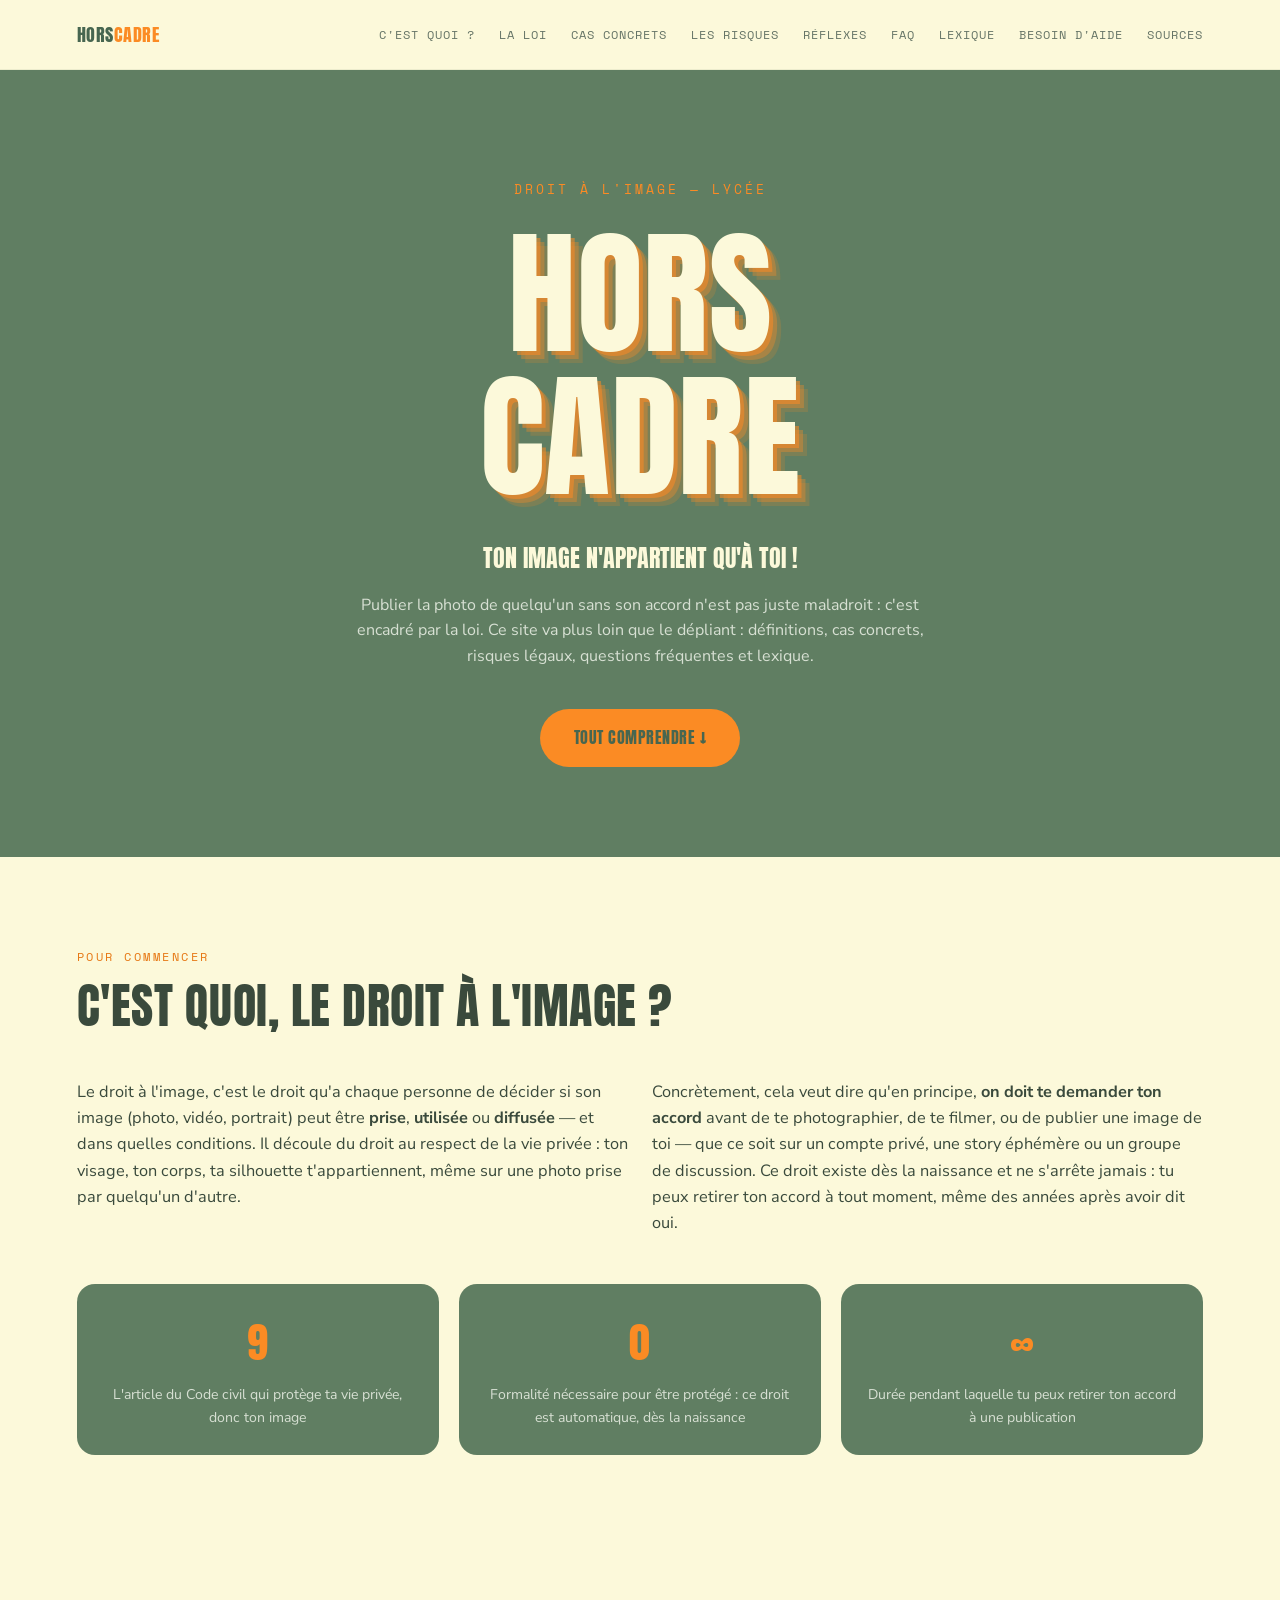
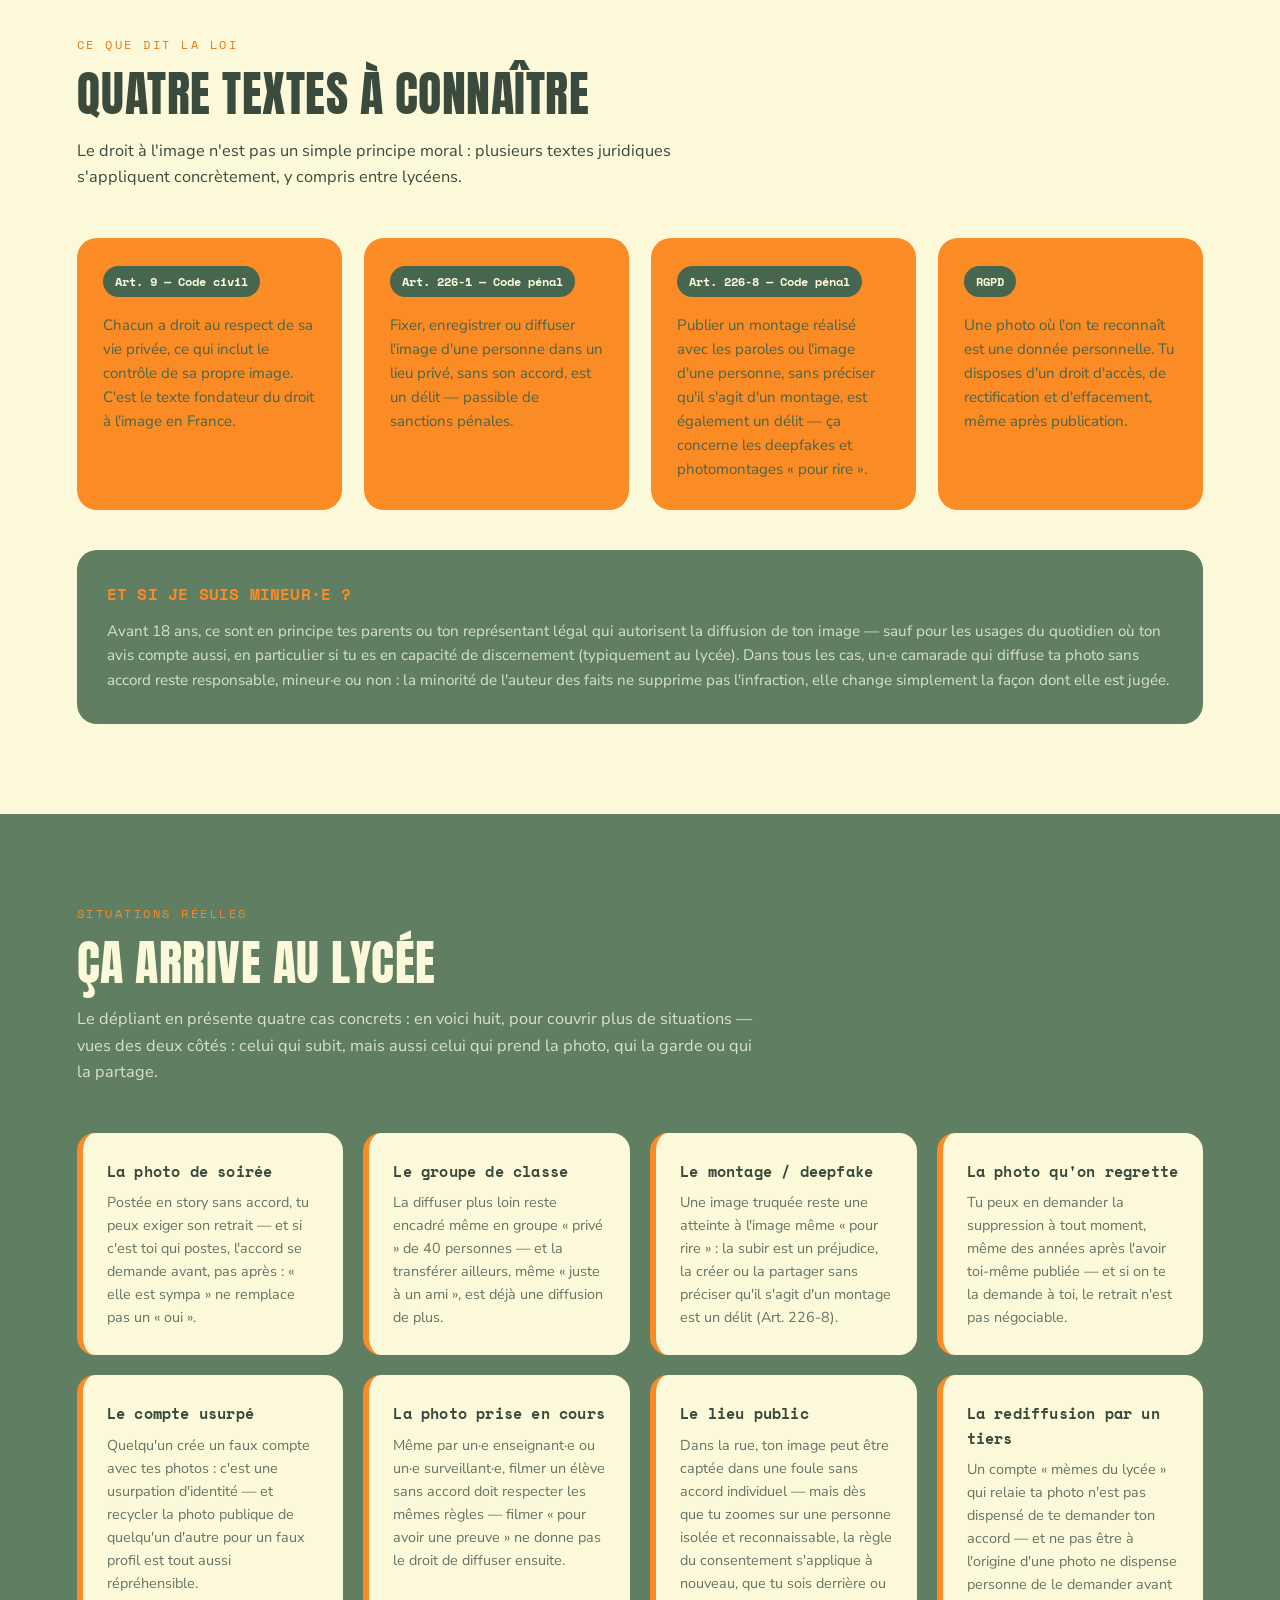
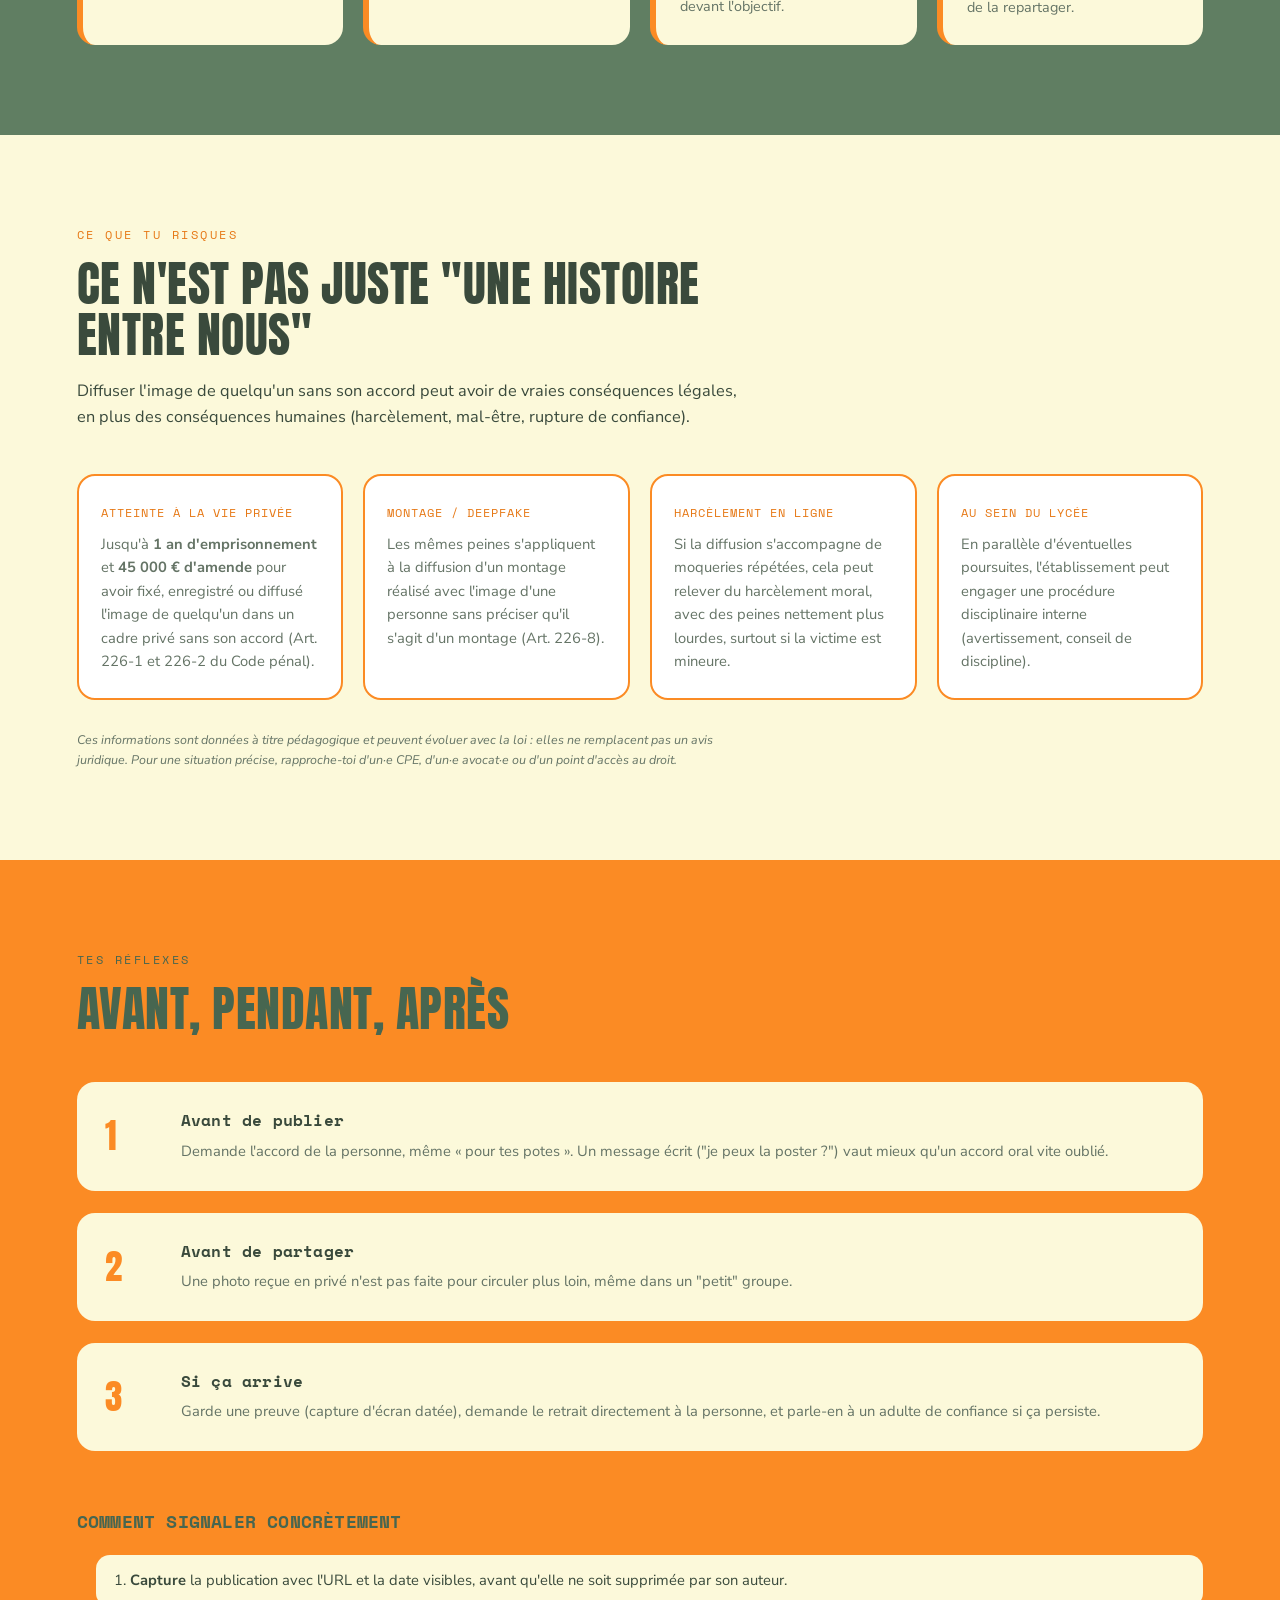
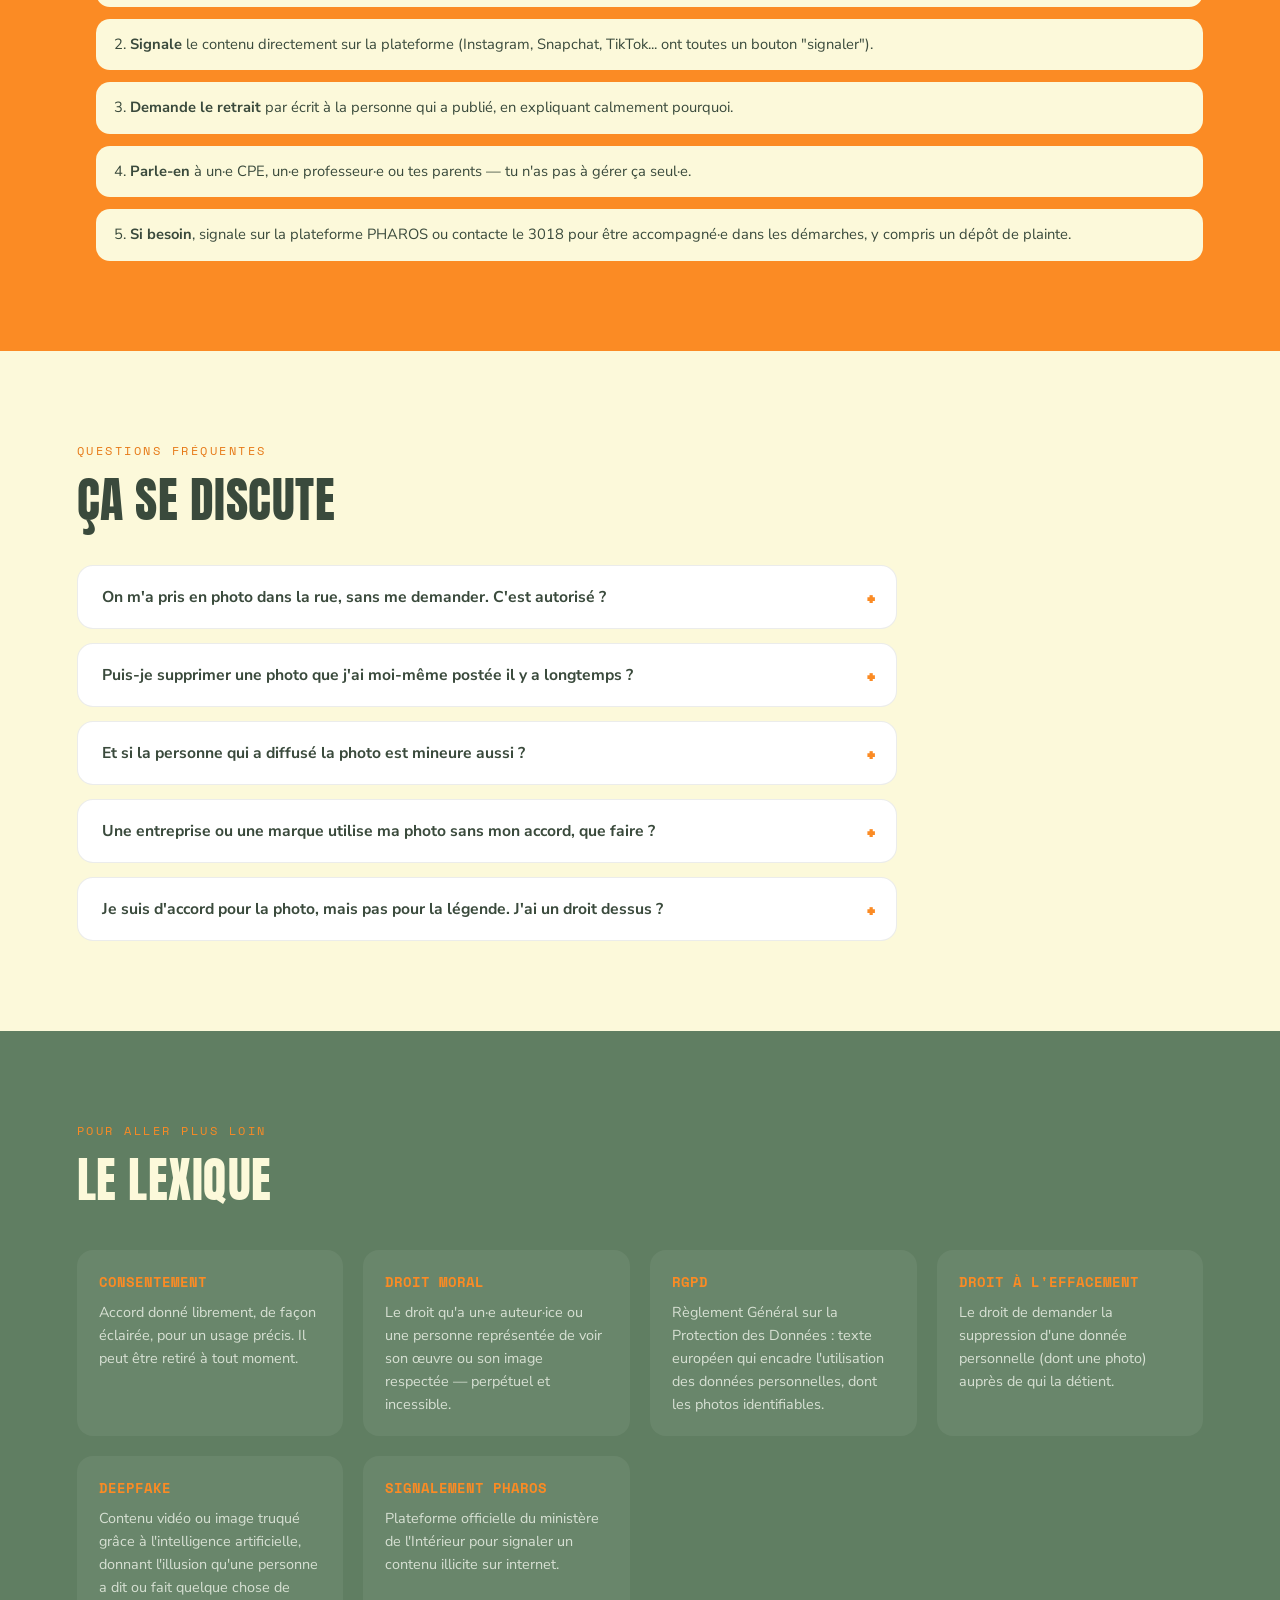
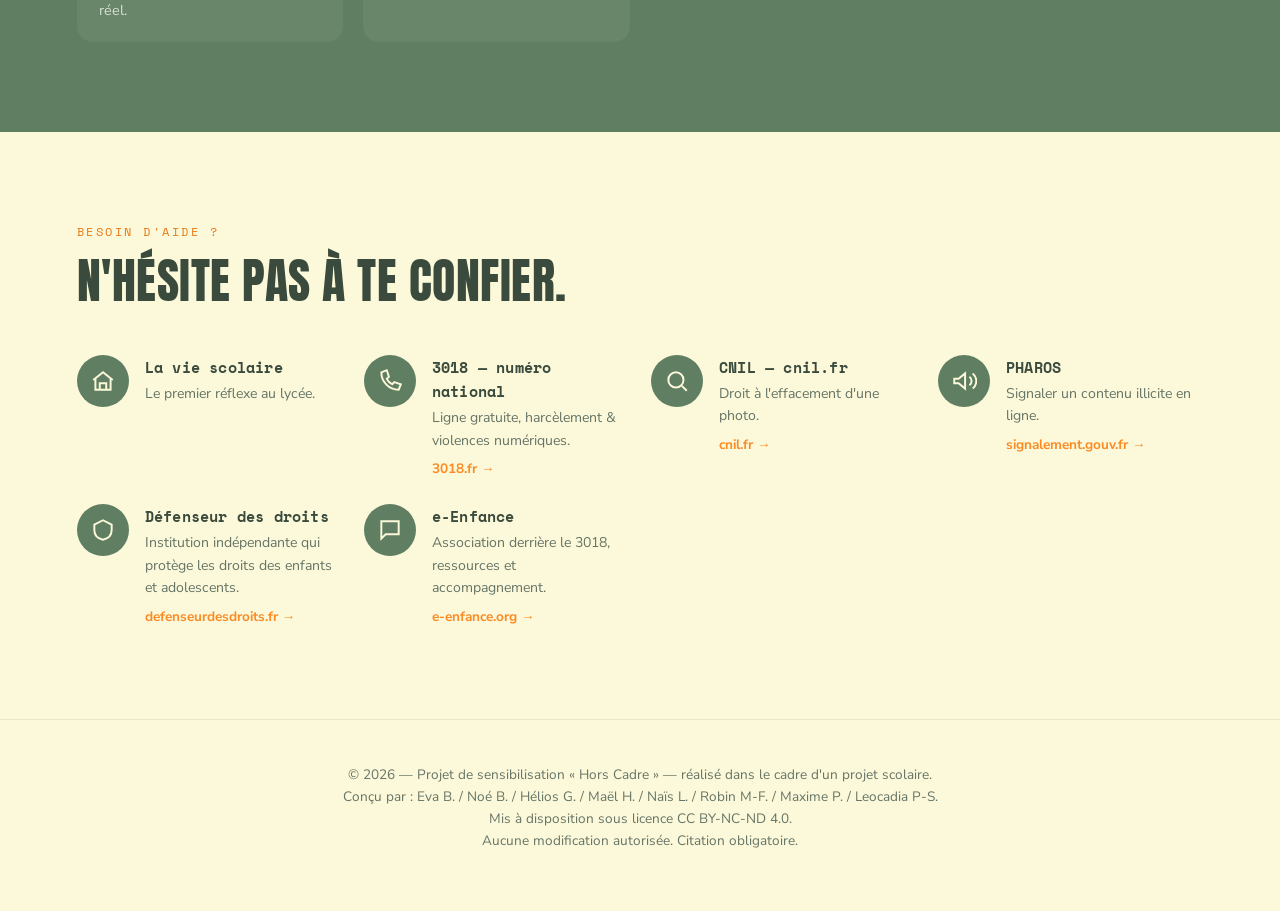
<file: index.html>
<!DOCTYPE html>
<html lang="fr">

<head>
  <meta charset="UTF-8">
  <meta name="viewport" content="width=device-width, initial-scale=1.0">
  <meta name="google-site-verification" content="y16jGZ6eWYLC038itnpZM6-YCQvsMRSXyfmIJCSb5jo" />
  <title>Hors Cadre — Le droit à l'image au lycée</title>

  <!-- FAVICON -->
  <link rel="icon" type="image/png" href="images/favicon-96x96.png" sizes="96x96" />
  <link rel="icon" type="image/svg+xml" href="images/favicon.svg" />
  <link rel="shortcut icon" href="images/favicon.ico" />
  <link rel="apple-touch-icon" sizes="180x180" href="images/apple-touch-icon.png" />
  <link rel="manifest" href="images/site.webmanifest" />

  <!-- STYLE -->
  <link rel="preconnect" href="https://fonts.googleapis.com">
  <link href="https://fonts.googleapis.com/css2?family=Anton&family=Nunito+Sans:opsz,wght@6..12,400;6..12,600;6..12,700&family=Space+Mono:wght@400;700&display=swap" rel="stylesheet">
  <link rel="stylesheet" href="style.css">
</head>

<body>

<header>
  <a href="#top" class="logo"><div>HORS<span>CADRE</span></div></a>
  <button class="nav-toggle" id="navToggle" aria-label="Ouvrir le menu" aria-expanded="false">
    <span></span><span></span><span></span>
  </button>
  <nav id="mainNav">
    <a href="#definition">C'est quoi ?</a>
    <a href="#loi">La loi</a>
    <a href="#cas">Cas concrets</a>
    <a href="#risques">Les risques</a>
    <a href="#reflexes">Réflexes</a>
    <a href="#faq">FAQ</a>
    <a href="#lexique">Lexique</a>
    <a href="#aide">Besoin d'aide</a>
    <a href="sources.html">Sources</a>
  </nav>
</header>

<div class="hero" id="top">
  <div class="eyebrow">Droit à l'image — Lycée</div>
  <h1>Hors<br>Cadre</h1>
  <p class="tagline">Ton image n'appartient qu'à toi !</p>
  <p class="sub">Publier la photo de quelqu'un sans son accord n'est pas juste maladroit : c'est encadré par la loi. Ce site va plus loin que le dépliant : définitions, cas concrets, risques légaux, questions fréquentes et lexique.</p>
  <a class="cta" href="#definition">Tout comprendre ↓</a>
</div>

<section class="sec-def" id="definition">
  <div class="inner">
    <div class="eyebrow">Pour commencer</div>
    <h2>C'est quoi, le droit à l'image ?</h2>
    <div class="def-grid">
      <p class="lead">Le droit à l'image, c'est le droit qu'a chaque personne de décider si son image (photo, vidéo, portrait) peut être <strong>prise</strong>, <strong>utilisée</strong> ou <strong>diffusée</strong> — et dans quelles conditions. Il découle du droit au respect de la vie privée : ton visage, ton corps, ta silhouette t'appartiennent, même sur une photo prise par quelqu'un d'autre.</p>
      <p class="lead">Concrètement, cela veut dire qu'en principe, <strong>on doit te demander ton accord</strong> avant de te photographier, de te filmer, ou de publier une image de toi — que ce soit sur un compte privé, une story éphémère ou un groupe de discussion. Ce droit existe dès la naissance et ne s'arrête jamais : tu peux retirer ton accord à tout moment, même des années après avoir dit oui.</p>
    </div>
    <div class="stat-row">
      <div class="stat-card">
        <span class="stat-num">9</span>
        <p>L'article du Code civil qui protège ta vie privée, donc ton image</p>
      </div>
      <div class="stat-card">
        <span class="stat-num">0</span>
        <p>Formalité nécessaire pour être protégé : ce droit est automatique, dès la naissance</p>
      </div>
      <div class="stat-card">
        <span class="stat-num">∞</span>
        <p>Durée pendant laquelle tu peux retirer ton accord à une publication</p>
      </div>
    </div>
  </div>
</section>

<section class="sec-loi" id="loi">
  <div class="inner">
    <div class="eyebrow">Ce que dit la loi</div>
    <h2>Quatre textes à connaître</h2>
    <p class="lead">Le droit à l'image n'est pas un simple principe moral : plusieurs textes juridiques s'appliquent concrètement, y compris entre lycéens.</p>
    <div class="law-grid">
      <div class="law-card">
        <span class="chip">Art. 9 — Code civil</span>
        <p>Chacun a droit au respect de sa vie privée, ce qui inclut le contrôle de sa propre image. C'est le texte fondateur du droit à l'image en France.</p>
      </div>
      <div class="law-card">
        <span class="chip">Art. 226-1 — Code pénal</span>
        <p>Fixer, enregistrer ou diffuser l'image d'une personne dans un lieu privé, sans son accord, est un délit — passible de sanctions pénales.</p>
      </div>
      <div class="law-card">
        <span class="chip">Art. 226-8 — Code pénal</span>
        <p>Publier un montage réalisé avec les paroles ou l'image d'une personne, sans préciser qu'il s'agit d'un montage, est également un délit — ça concerne les deepfakes et photomontages « pour rire ».</p>
      </div>
      <div class="law-card">
        <span class="chip">RGPD</span>
        <p>Une photo où l'on te reconnaît est une donnée personnelle. Tu disposes d'un droit d'accès, de rectification et d'effacement, même après publication.</p>
      </div>
    </div>

    <div class="callout">
      <h3>Et si je suis mineur·e ?</h3>
      <p>Avant 18 ans, ce sont en principe tes parents ou ton représentant légal qui autorisent la diffusion de ton image — sauf pour les usages du quotidien où ton avis compte aussi, en particulier si tu es en capacité de discernement (typiquement au lycée). Dans tous les cas, un·e camarade qui diffuse ta photo sans accord reste responsable, mineur·e ou non : la minorité de l'auteur des faits ne supprime pas l'infraction, elle change simplement la façon dont elle est jugée.</p>
    </div>
  </div>
</section>

<section class="sec-cas" id="cas">
  <div class="inner">
    <div class="eyebrow">Situations réelles</div>
    <h2>Ça arrive au lycée</h2>
    <p class="lead">Le dépliant en présente quatre cas concrets : en voici huit, pour couvrir plus de situations — vues des deux côtés : celui qui subit, mais aussi celui qui prend la photo, qui la garde ou qui la partage.</p>
    <div class="case-grid">
      <div class="case-card">
        <h3>La photo de soirée</h3>
        <p>Postée en story sans accord, tu peux exiger son retrait — et si c'est toi qui postes, l'accord se demande avant, pas après : « elle est sympa » ne remplace pas un « oui ».</p>
      </div>
      <div class="case-card">
        <h3>Le groupe de classe</h3>
        <p>La diffuser plus loin reste encadré même en groupe « privé » de 40 personnes — et la transférer ailleurs, même « juste à un ami », est déjà une diffusion de plus.</p>
      </div>
      <div class="case-card">
        <h3>Le montage / deepfake</h3>
        <p>Une image truquée reste une atteinte à l'image même « pour rire » : la subir est un préjudice, la créer ou la partager sans préciser qu'il s'agit d'un montage est un délit (Art. 226-8).</p>
      </div>
      <div class="case-card">
        <h3>La photo qu'on regrette</h3>
        <p>Tu peux en demander la suppression à tout moment, même des années après l'avoir toi-même publiée — et si on te la demande à toi, le retrait n'est pas négociable.</p>
      </div>
      <div class="case-card">
        <h3>Le compte usurpé</h3>
        <p>Quelqu'un crée un faux compte avec tes photos : c'est une usurpation d'identité — et recycler la photo publique de quelqu'un d'autre pour un faux profil est tout aussi répréhensible.</p>
      </div>
      <div class="case-card">
        <h3>La photo prise en cours</h3>
        <p>Même par un·e enseignant·e ou un·e surveillant·e, filmer un élève sans accord doit respecter les mêmes règles — filmer « pour avoir une preuve » ne donne pas le droit de diffuser ensuite.</p>
      </div>
      <div class="case-card">
        <h3>Le lieu public</h3>
        <p>Dans la rue, ton image peut être captée dans une foule sans accord individuel — mais dès que tu zoomes sur une personne isolée et reconnaissable, la règle du consentement s'applique à nouveau, que tu sois derrière ou devant l'objectif.</p>
      </div>
      <div class="case-card">
        <h3>La rediffusion par un tiers</h3>
        <p>Un compte « mèmes du lycée » qui relaie ta photo n'est pas dispensé de te demander ton accord — et ne pas être à l'origine d'une photo ne dispense personne de le demander avant de la repartager.</p>
      </div>
    </div>
  </div>
</section>

<section class="sec-risques" id="risques">
  <div class="inner">
    <div class="eyebrow">Ce que tu risques</div>
    <h2>Ce n'est pas juste "une histoire entre nous"</h2>
    <p class="lead">Diffuser l'image de quelqu'un sans son accord peut avoir de vraies conséquences légales, en plus des conséquences humaines (harcèlement, mal-être, rupture de confiance).</p>
    <div class="risk-grid">
      <div class="risk-card">
        <span class="risk-label">Atteinte à la vie privée</span>
        <p>Jusqu'à <strong>1 an d'emprisonnement</strong> et <strong>45 000 € d'amende</strong> pour avoir fixé, enregistré ou diffusé l'image de quelqu'un dans un cadre privé sans son accord (Art. 226-1 et 226-2 du Code pénal).</p>
      </div>
      <div class="risk-card">
        <span class="risk-label">Montage / deepfake</span>
        <p>Les mêmes peines s'appliquent à la diffusion d'un montage réalisé avec l'image d'une personne sans préciser qu'il s'agit d'un montage (Art. 226-8).</p>
      </div>
      <div class="risk-card">
        <span class="risk-label">Harcèlement en ligne</span>
        <p>Si la diffusion s'accompagne de moqueries répétées, cela peut relever du harcèlement moral, avec des peines nettement plus lourdes, surtout si la victime est mineure.</p>
      </div>
      <div class="risk-card">
        <span class="risk-label">Au sein du lycée</span>
        <p>En parallèle d'éventuelles poursuites, l'établissement peut engager une procédure disciplinaire interne (avertissement, conseil de discipline).</p>
      </div>
    </div>
    <p class="fine-print">Ces informations sont données à titre pédagogique et peuvent évoluer avec la loi : elles ne remplacent pas un avis juridique. Pour une situation précise, rapproche-toi d'un·e CPE, d'un·e avocat·e ou d'un point d'accès au droit.</p>
  </div>
</section>

<section class="sec-reflexes" id="reflexes">
  <div class="inner">
    <div class="eyebrow">Tes réflexes</div>
    <h2>Avant, pendant, après</h2>
    <div class="steps">
      <div class="step">
        <div class="num">1</div>
        <div>
          <h3>Avant de publier</h3>
          <p>Demande l'accord de la personne, même « pour tes potes ». Un message écrit ("je peux la poster ?") vaut mieux qu'un accord oral vite oublié.</p>
        </div>
      </div>
      <div class="step">
        <div class="num">2</div>
        <div>
          <h3>Avant de partager</h3>
          <p>Une photo reçue en privé n'est pas faite pour circuler plus loin, même dans un "petit" groupe.</p>
        </div>
      </div>
      <div class="step">
        <div class="num">3</div>
        <div>
          <h3>Si ça arrive</h3>
          <p>Garde une preuve (capture d'écran datée), demande le retrait directement à la personne, et parle-en à un adulte de confiance si ça persiste.</p>
        </div>
      </div>
    </div>

    <h3 class="sub-h">Comment signaler concrètement</h3>
    <ol class="signal-list">
      <li><strong>Capture</strong> la publication avec l'URL et la date visibles, avant qu'elle ne soit supprimée par son auteur.</li>
      <li><strong>Signale</strong> le contenu directement sur la plateforme (Instagram, Snapchat, TikTok... ont toutes un bouton "signaler").</li>
      <li><strong>Demande le retrait</strong> par écrit à la personne qui a publié, en expliquant calmement pourquoi.</li>
      <li><strong>Parle-en</strong> à un·e CPE, un·e professeur·e ou tes parents — tu n'as pas à gérer ça seul·e.</li>
      <li><strong>Si besoin</strong>, signale sur la plateforme PHAROS ou contacte le 3018 pour être accompagné·e dans les démarches, y compris un dépôt de plainte.</li>
    </ol>
  </div>
</section>

<section class="sec-faq" id="faq">
  <div class="inner">
    <div class="eyebrow">Questions fréquentes</div>
    <h2>Ça se discute</h2>
    <div class="faq-list" id="faqList">
      <div class="faq-item">
        <button class="faq-q">On m'a pris en photo dans la rue, sans me demander. C'est autorisé ?</button>
        <div class="faq-a"><p>Dans un lieu public, une photo d'ambiance où tu es noyé·e dans la foule est en général tolérée. Mais si tu es identifiable et isolé·e sur l'image, la règle du consentement s'applique de nouveau — tu peux demander son retrait.</p></div>
      </div>
      <div class="faq-item">
        <button class="faq-q">Puis-je supprimer une photo que j'ai moi-même postée il y a longtemps ?</button>
        <div class="faq-a"><p>Oui, à tout moment. C'est ton image et ta donnée personnelle : tu peux demander sa suppression auprès de la plateforme, même si tu avais donné ton accord au moment de la publication.</p></div>
      </div>
      <div class="faq-item">
        <button class="faq-q">Et si la personne qui a diffusé la photo est mineure aussi ?</button>
        <div class="faq-a"><p>Être mineur·e ne rend pas irresponsable : la loi prévoit des sanctions adaptées à l'âge, mais l'infraction existe quand même. Les parents peuvent aussi être civilement responsables des actes de leur enfant.</p></div>
      </div>
      <div class="faq-item">
        <button class="faq-q">Une entreprise ou une marque utilise ma photo sans mon accord, que faire ?</button>
        <div class="faq-a"><p>C'est aussi une atteinte au droit à l'image, potentiellement plus grave si c'est à but commercial. Tu peux contacter directement l'entreprise pour exiger le retrait, et si besoin la CNIL ou un·e avocat·e.</p></div>
      </div>
      <div class="faq-item">
        <button class="faq-q">Je suis d'accord pour la photo, mais pas pour la légende. J'ai un droit dessus ?</button>
        <div class="faq-a"><p>Oui : le consentement porte sur l'usage précis convenu. Si le contexte change (légende dégradante, republication ailleurs), ton accord initial ne couvre pas cet usage-là.</p></div>
      </div>
    </div>
  </div>
</section>

<section class="sec-lexique" id="lexique">
  <div class="inner">
    <div class="eyebrow">Pour aller plus loin</div>
    <h2>Le lexique</h2>
    <dl class="lexique-list">
      <div class="lex-item"><dt>Consentement</dt><dd>Accord donné librement, de façon éclairée, pour un usage précis. Il peut être retiré à tout moment.</dd></div>
      <div class="lex-item"><dt>Droit moral</dt><dd>Le droit qu'a un·e auteur·ice ou une personne représentée de voir son œuvre ou son image respectée — perpétuel et incessible.</dd></div>
      <div class="lex-item"><dt>RGPD</dt><dd>Règlement Général sur la Protection des Données : texte européen qui encadre l'utilisation des données personnelles, dont les photos identifiables.</dd></div>
      <div class="lex-item"><dt>Droit à l'effacement</dt><dd>Le droit de demander la suppression d'une donnée personnelle (dont une photo) auprès de qui la détient.</dd></div>
      <div class="lex-item"><dt>Deepfake</dt><dd>Contenu vidéo ou image truqué grâce à l'intelligence artificielle, donnant l'illusion qu'une personne a dit ou fait quelque chose de réel.</dd></div>
      <div class="lex-item"><dt>Signalement PHAROS</dt><dd>Plateforme officielle du ministère de l'Intérieur pour signaler un contenu illicite sur internet.</dd></div>
    </dl>
  </div>
</section>

<section class="sec-aide" id="aide">
  <div class="inner">
    <div class="eyebrow">Besoin d'aide ?</div>
    <h2>N'hésite pas à te confier.</h2>
    <div class="res-grid">
      <div class="res-card">
        <div class="res-icon">
          <svg viewBox="0 0 24 24"><path d="M3 11l9-7 9 7"/><path d="M5 10v10h14V10"/><path d="M9 20v-6h6v6"/></svg>
        </div>
        <div>
          <h3>La vie scolaire</h3>
          <p>Le premier réflexe au lycée.</p>
        </div>
      </div>
      <div class="res-card">
        <div class="res-icon">
          <svg viewBox="0 0 24 24"><path d="M4 4c0 9 7 16 16 16l2-5-6-2-2 2c-2-1-4-3-5-5l2-2-2-6z"/></svg>
        </div>
        <div>
          <h3>3018 — numéro national</h3>
          <p>Ligne gratuite, harcèlement &amp; violences numériques.</p>
          <a href="https://www.3018.fr" target="_blank" rel="noopener">3018.fr →</a>
        </div>
      </div>
      <div class="res-card">
        <div class="res-icon">
          <svg viewBox="0 0 24 24"><circle cx="11" cy="11" r="7"/><path d="M21 21l-4.5-4.5"/></svg>
        </div>
        <div>
          <h3>CNIL — cnil.fr</h3>
          <p>Droit à l'effacement d'une photo.</p>
          <a href="https://www.cnil.fr" target="_blank" rel="noopener">cnil.fr →</a>
        </div>
      </div>
      <div class="res-card">
        <div class="res-icon">
          <svg viewBox="0 0 24 24"><path d="M3 10v4h4l6 5V5L7 10H3z"/><path d="M17 8a5 5 0 010 8"/><path d="M20 5a9 9 0 010 14"/></svg>
        </div>
        <div>
          <h3>PHAROS</h3>
          <p>Signaler un contenu illicite en ligne.</p>
          <a href="https://www.internet-signalement.gouv.fr" target="_blank" rel="noopener">signalement.gouv.fr →</a>
        </div>
      </div>
      <div class="res-card">
        <div class="res-icon">
          <svg viewBox="0 0 24 24"><path d="M12 3l8 4v5c0 5-3.5 8-8 9-4.5-1-8-4-8-9V7l8-4z"/></svg>
        </div>
        <div>
          <h3>Défenseur des droits</h3>
          <p>Institution indépendante qui protège les droits des enfants et adolescents.</p>
          <a href="https://www.defenseurdesdroits.fr" target="_blank" rel="noopener">defenseurdesdroits.fr →</a>
        </div>
      </div>
      <div class="res-card">
        <div class="res-icon">
          <svg viewBox="0 0 24 24"><path d="M4 20l4-4h12V4H4v16z"/></svg>
        </div>
        <div>
          <h3>e-Enfance</h3>
          <p>Association derrière le 3018, ressources et accompagnement.</p>
          <a href="https://www.e-enfance.org" target="_blank" rel="noopener">e-enfance.org →</a>
        </div>
      </div>
    </div>
  </div>
</section>

<footer>
  <p>&copy; <span id="year"></span> — Projet de sensibilisation « Hors Cadre » — réalisé dans le cadre d'un projet scolaire.</p>
  <p>Conçu par : Eva B. / Noé B. / Hélios G. / Maël H. / Naïs L. / Robin M-F. / Maxime P. / Leocadia P-S.</p>
  <p>Mis à disposition sous licence CC BY-NC-ND 4.0.</p>
  <p>Aucune modification autorisée. Citation obligatoire.</p>
</footer>

<script src="script.js"></script>
</body>

</html>
</file>
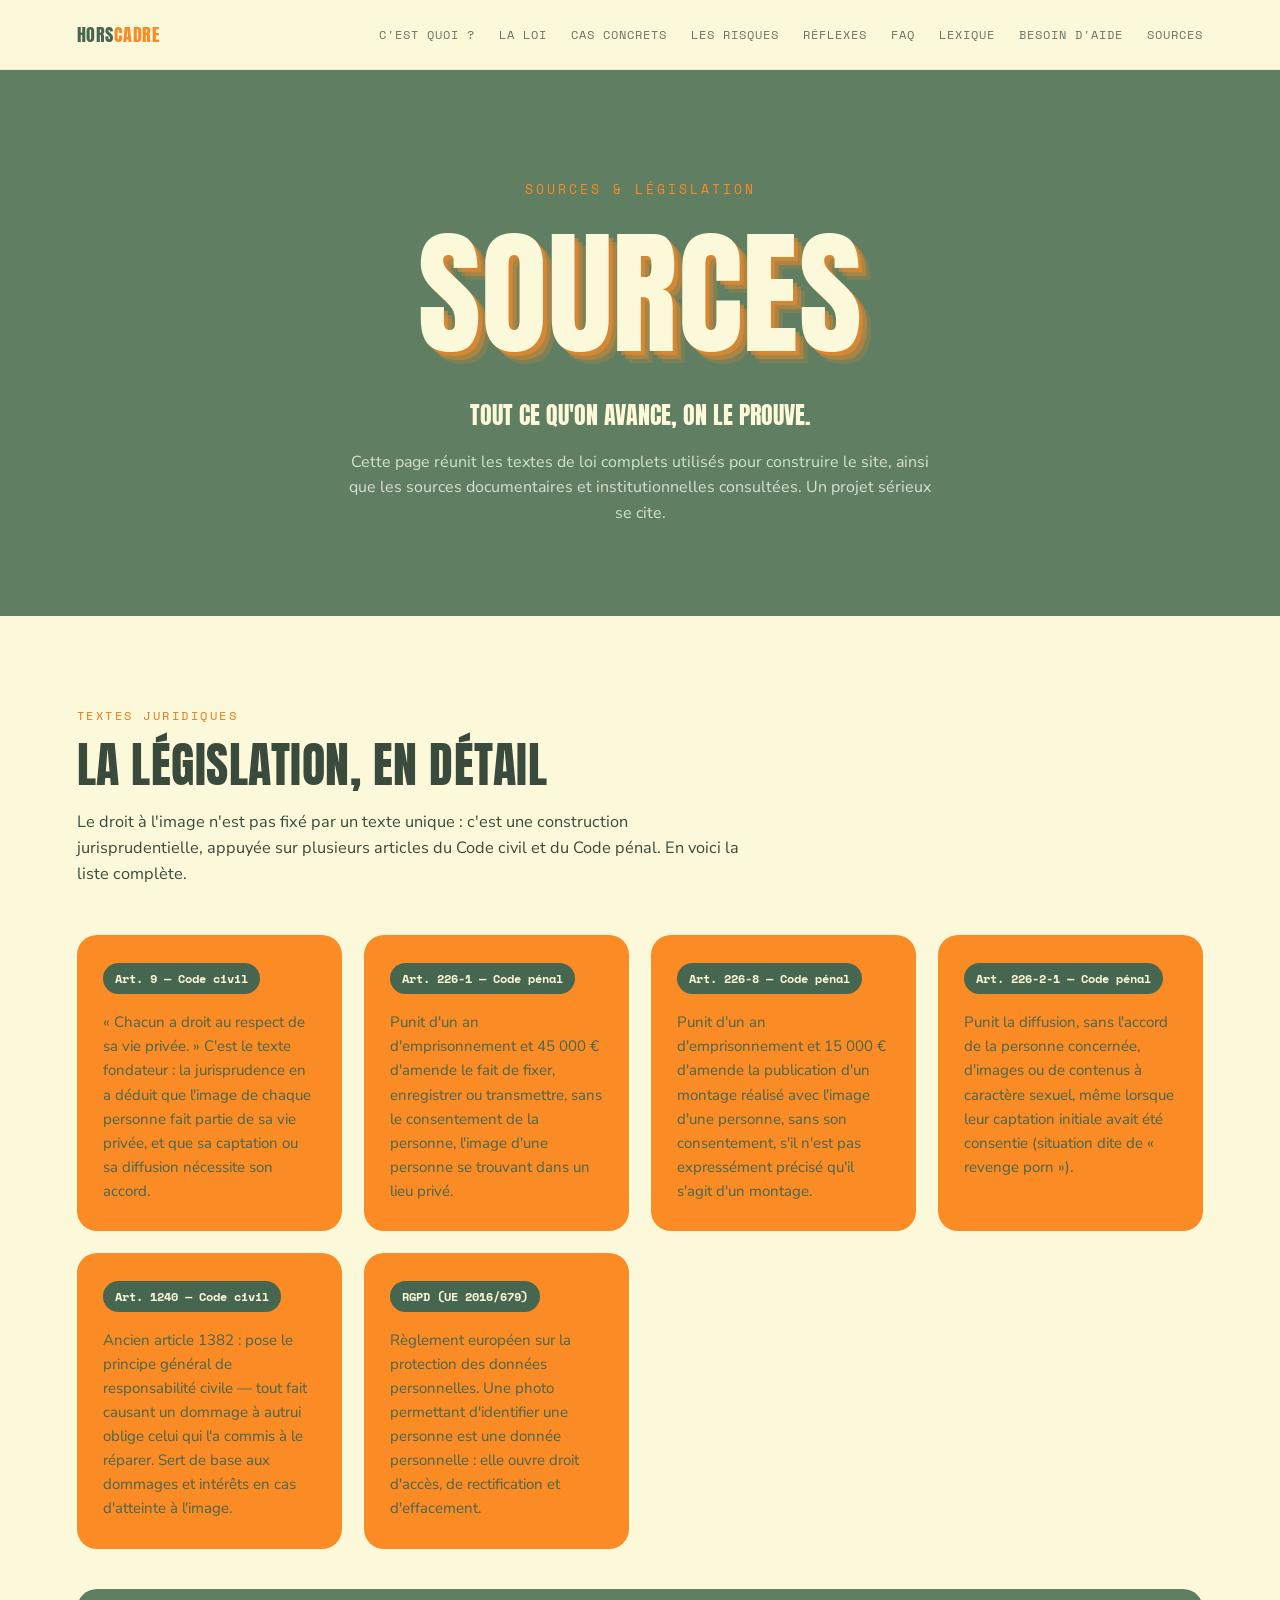
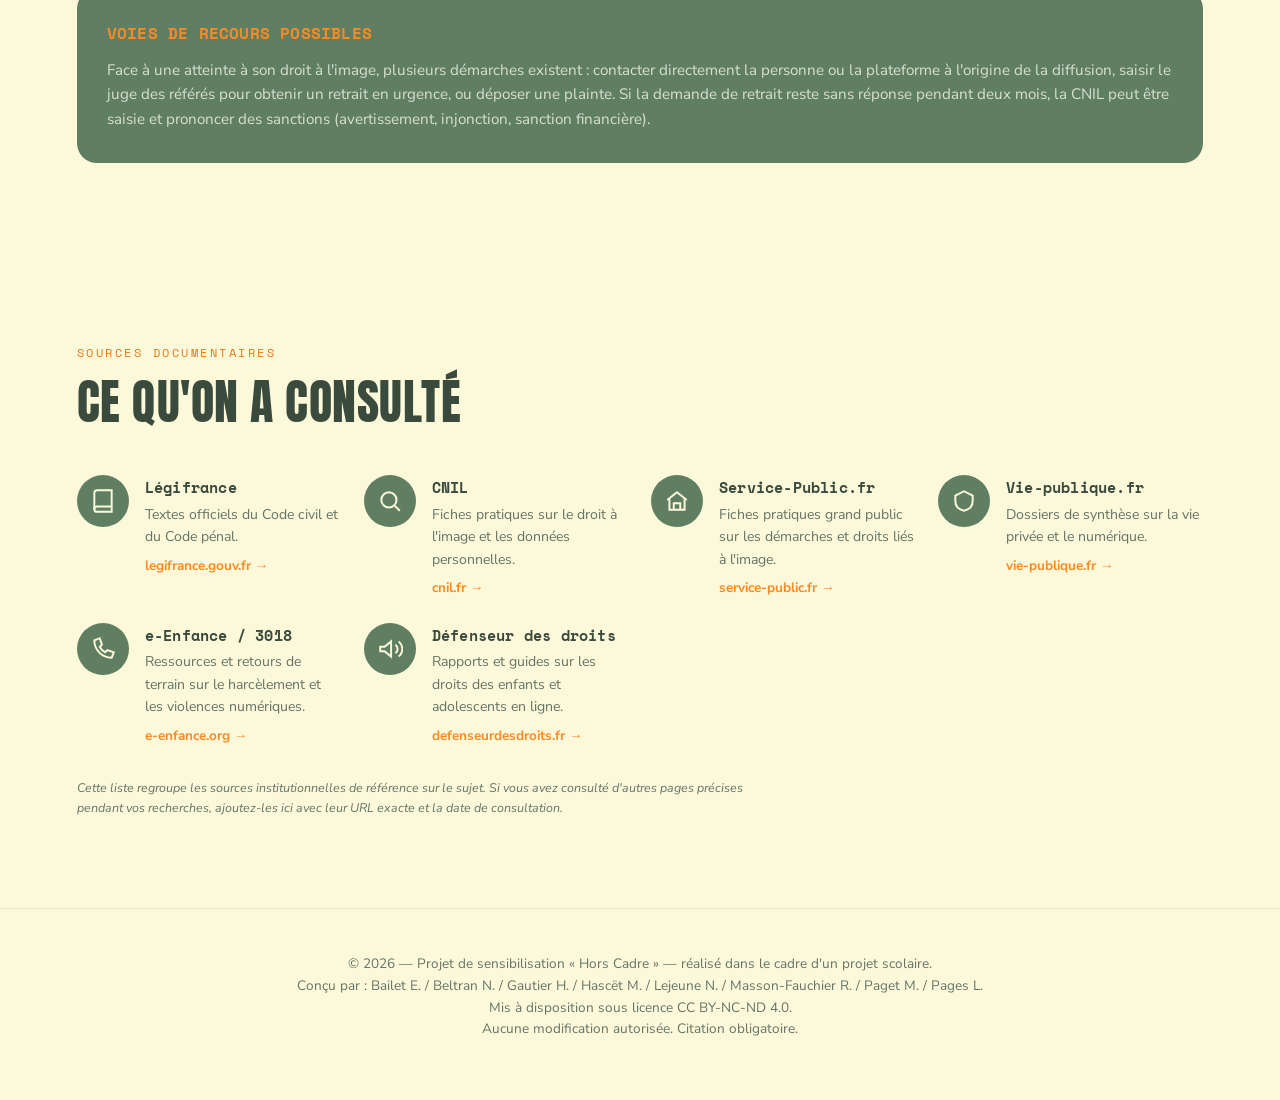
<file: sources.html>
<!DOCTYPE html>
<html lang="fr">

<head>
  <meta charset="UTF-8">
  <meta name="viewport" content="width=device-width, initial-scale=1.0">
  <meta name="google-site-verification" content="y16jGZ6eWYLC038itnpZM6-YCQvsMRSXyfmIJCSb5jo" />
  <title>Sources & Législation — Hors Cadre</title>

  <!-- FAVICON -->
  <link rel="icon" type="image/png" href="images/favicon-96x96.png" sizes="96x96" />
  <link rel="icon" type="image/svg+xml" href="images/favicon.svg" />
  <link rel="shortcut icon" href="images/favicon.ico" />
  <link rel="apple-touch-icon" sizes="180x180" href="images/apple-touch-icon.png" />
  <link rel="manifest" href="images/site.webmanifest" />

  <!-- STYLE -->
  <link rel="preconnect" href="https://fonts.googleapis.com">
  <link href="https://fonts.googleapis.com/css2?family=Anton&family=Nunito+Sans:opsz,wght@6..12,400;6..12,600;6..12,700&family=Space+Mono:wght@400;700&display=swap" rel="stylesheet">
  <link rel="stylesheet" href="style.css">
</head>
  
<body>

<header>
  <a href="index.html" class="logo"><div>HORS<span>CADRE</span></div></a>
  <button class="nav-toggle" id="navToggle" aria-label="Ouvrir le menu" aria-expanded="false">
    <span></span><span></span><span></span>
  </button>
  <nav id="mainNav">
    <a href="index.html#definition">C'est quoi ?</a>
    <a href="index.html#loi">La loi</a>
    <a href="index.html#cas">Cas concrets</a>
    <a href="index.html#risques">Les risques</a>
    <a href="index.html#reflexes">Réflexes</a>
    <a href="index.html#faq">FAQ</a>
    <a href="index.html#lexique">Lexique</a>
    <a href="index.html#aide">Besoin d'aide</a>
    <a href="sources.html">Sources</a>
  </nav>
</header>

<div class="hero" id="top">
  <div class="eyebrow">Sources & Législation</div>
  <h1>Sources</h1>
  <p class="tagline">Tout ce qu'on avance, on le prouve.</p>
  <p class="sub">Cette page réunit les textes de loi complets utilisés pour construire le site, ainsi que les sources documentaires et institutionnelles consultées. Un projet sérieux se cite.</p>
</div>

<section class="sec-loi" id="legislation">
  <div class="inner">
    <div class="eyebrow">Textes juridiques</div>
    <h2>La législation, en détail</h2>
    <p class="lead">Le droit à l'image n'est pas fixé par un texte unique : c'est une construction jurisprudentielle, appuyée sur plusieurs articles du Code civil et du Code pénal. En voici la liste complète.</p>
    <div class="law-grid">
      <div class="law-card">
        <span class="chip">Art. 9 — Code civil</span>
        <p>« Chacun a droit au respect de sa vie privée. » C'est le texte fondateur : la jurisprudence en a déduit que l'image de chaque personne fait partie de sa vie privée, et que sa captation ou sa diffusion nécessite son accord.</p>
      </div>
      <div class="law-card">
        <span class="chip">Art. 226-1 — Code pénal</span>
        <p>Punit d'un an d'emprisonnement et 45 000 € d'amende le fait de fixer, enregistrer ou transmettre, sans le consentement de la personne, l'image d'une personne se trouvant dans un lieu privé.</p>
      </div>
      <div class="law-card">
        <span class="chip">Art. 226-8 — Code pénal</span>
        <p>Punit d'un an d'emprisonnement et 15 000 € d'amende la publication d'un montage réalisé avec l'image d'une personne, sans son consentement, s'il n'est pas expressément précisé qu'il s'agit d'un montage.</p>
      </div>
      <div class="law-card">
        <span class="chip">Art. 226-2-1 — Code pénal</span>
        <p>Punit la diffusion, sans l'accord de la personne concernée, d'images ou de contenus à caractère sexuel, même lorsque leur captation initiale avait été consentie (situation dite de « revenge porn »).</p>
      </div>
      <div class="law-card">
        <span class="chip">Art. 1240 — Code civil</span>
        <p>Ancien article 1382 : pose le principe général de responsabilité civile — tout fait causant un dommage à autrui oblige celui qui l'a commis à le réparer. Sert de base aux dommages et intérêts en cas d'atteinte à l'image.</p>
      </div>
      <div class="law-card">
        <span class="chip">RGPD (UE 2016/679)</span>
        <p>Règlement européen sur la protection des données personnelles. Une photo permettant d'identifier une personne est une donnée personnelle : elle ouvre droit d'accès, de rectification et d'effacement.</p>
      </div>
    </div>

    <div class="callout">
      <h3>Voies de recours possibles</h3>
      <p>Face à une atteinte à son droit à l'image, plusieurs démarches existent : contacter directement la personne ou la plateforme à l'origine de la diffusion, saisir le juge des référés pour obtenir un retrait en urgence, ou déposer une plainte. Si la demande de retrait reste sans réponse pendant deux mois, la CNIL peut être saisie et prononcer des sanctions (avertissement, injonction, sanction financière).</p>
    </div>
  </div>
</section>

<section class="sec-aide" id="sources-doc">
  <div class="inner">
    <div class="eyebrow">Sources documentaires</div>
    <h2>Ce qu'on a consulté</h2>
    <div class="res-grid">
      <div class="res-card">
        <div class="res-icon">
          <svg viewBox="0 0 24 24"><path d="M4 19.5A2.5 2.5 0 016.5 17H20"/><path d="M6.5 2H20v20H6.5A2.5 2.5 0 014 19.5v-15A2.5 2.5 0 016.5 2z"/></svg>
        </div>
        <div>
          <h3>Légifrance</h3>
          <p>Textes officiels du Code civil et du Code pénal.</p>
          <a href="https://www.legifrance.gouv.fr" target="_blank" rel="noopener">legifrance.gouv.fr →</a>
        </div>
      </div>
      <div class="res-card">
        <div class="res-icon">
          <svg viewBox="0 0 24 24"><circle cx="11" cy="11" r="7"/><path d="M21 21l-4.5-4.5"/></svg>
        </div>
        <div>
          <h3>CNIL</h3>
          <p>Fiches pratiques sur le droit à l'image et les données personnelles.</p>
          <a href="https://www.cnil.fr" target="_blank" rel="noopener">cnil.fr →</a>
        </div>
      </div>
      <div class="res-card">
        <div class="res-icon">
          <svg viewBox="0 0 24 24"><path d="M3 11l9-7 9 7"/><path d="M5 10v10h14V10"/><path d="M9 20v-6h6v6"/></svg>
        </div>
        <div>
          <h3>Service-Public.fr</h3>
          <p>Fiches pratiques grand public sur les démarches et droits liés à l'image.</p>
          <a href="https://www.service-public.fr" target="_blank" rel="noopener">service-public.fr →</a>
        </div>
      </div>
      <div class="res-card">
        <div class="res-icon">
          <svg viewBox="0 0 24 24"><path d="M12 3l8 4v5c0 5-3.5 8-8 9-4.5-1-8-4-8-9V7l8-4z"/></svg>
        </div>
        <div>
          <h3>Vie-publique.fr</h3>
          <p>Dossiers de synthèse sur la vie privée et le numérique.</p>
          <a href="https://www.vie-publique.fr" target="_blank" rel="noopener">vie-publique.fr →</a>
        </div>
      </div>
      <div class="res-card">
        <div class="res-icon">
          <svg viewBox="0 0 24 24"><path d="M4 4c0 9 7 16 16 16l2-5-6-2-2 2c-2-1-4-3-5-5l2-2-2-6z"/></svg>
        </div>
        <div>
          <h3>e-Enfance / 3018</h3>
          <p>Ressources et retours de terrain sur le harcèlement et les violences numériques.</p>
          <a href="https://www.e-enfance.org" target="_blank" rel="noopener">e-enfance.org →</a>
        </div>
      </div>
      <div class="res-card">
        <div class="res-icon">
          <svg viewBox="0 0 24 24"><path d="M3 10v4h4l6 5V5L7 10H3z"/><path d="M17 8a5 5 0 010 8"/><path d="M20 5a9 9 0 010 14"/></svg>
        </div>
        <div>
          <h3>Défenseur des droits</h3>
          <p>Rapports et guides sur les droits des enfants et adolescents en ligne.</p>
          <a href="https://www.defenseurdesdroits.fr" target="_blank" rel="noopener">defenseurdesdroits.fr →</a>
        </div>
      </div>
    </div>
    <p class="fine-print">Cette liste regroupe les sources institutionnelles de référence sur le sujet. Si vous avez consulté d'autres pages précises pendant vos recherches, ajoutez-les ici avec leur URL exacte et la date de consultation.</p>
  </div>
</section>

<footer>
  <p>&copy; <span id="year"></span> — Projet de sensibilisation « Hors Cadre » — réalisé dans le cadre d'un projet scolaire.</p>
  <p>Conçu par : Bailet E. / Beltran N. / Gautier H. / Hascët M. / Lejeune N. / Masson-Fauchier R. / Paget M. / Pages L.</p>
  <p>Mis à disposition sous licence CC BY-NC-ND 4.0.</p>
  <p>Aucune modification autorisée. Citation obligatoire.</p>
</footer>

<script src="script.js"></script>
</body>
  
</html>
</file>
<file: style.css>
:root {
  --olive:#607E62;
  --olive-dark:#476650;
  --orange:#FB8B24;
  --orange-dark:#E67815;
  --cream:#FCF9DA;
  --ink-on-dark:#FCF9DA;
  --ink-on-cream:#3A4A3C;
  --ink-dim-on-dark:#D7E0D3;
  --ink-dim-on-cream:#657466;
}

* {
  box-sizing:border-box; 
  margin:0; 
  padding:0;
}

html {
  scroll-behavior:smooth;
}

body {
  background:var(--cream);
  color:var(--ink-on-cream);
  font-family:'Nunito Sans', sans-serif;
  line-height:1.6;
}

h1,h2 {
  font-family:'Anton', sans-serif;
  font-weight:400;
  text-transform:uppercase;
  letter-spacing:.5px;
  line-height:1.05;
}

h3 {
  font-family:'Space Mono', monospace;
  font-weight:700;
  letter-spacing:.2px;
}

a {
  color:var(--orange);
}

/* ---- header ---- */
header {
  background:var(--cream);
  padding:20px 6vw;
  display:flex;
  align-items:center;
  justify-content:space-between;
  position:sticky;
  top:0;
  z-index:30;
  border-bottom:1px solid rgba(58,74,60,.08);
  flex-wrap:wrap;
  gap:10px;
}

.logo {
  font-family:'Anton', sans-serif;
  font-size:1.15rem;
  text-decoration: none;
  letter-spacing:.5px;
  color:var(--olive-dark);
  display:flex;
  align-items:center;
  gap:8px;
}

.logo span {
  color:var(--orange);
}

nav a {
  color:var(--ink-dim-on-cream);
  text-decoration:none;
  font-family:'Space Mono', monospace;
  font-size:.76rem;
  text-transform:uppercase;
  letter-spacing:1px;
  margin-left:20px;
}

nav a:hover{ color:var(--olive-dark); }
.nav-toggle{
  display:none;
  background:none;
  border:none;
  cursor:pointer;
  width:30px;
  height:22px;
  position:relative;
  padding:0;
  flex-shrink:0;
}
.nav-toggle span{
  position:absolute;
  left:0;
  width:100%;
  height:3px;
  border-radius:3px;
  background:var(--olive-dark);
  transition:transform .3s ease, opacity .2s ease, top .3s ease;
}
.nav-toggle span:nth-child(1){ top:0; }
.nav-toggle span:nth-child(2){ top:9px; }
.nav-toggle span:nth-child(3){ top:18px; }
.nav-toggle.open span:nth-child(1){ top:9px; transform:rotate(45deg); }
.nav-toggle.open span:nth-child(2){ opacity:0; }
.nav-toggle.open span:nth-child(3){ top:9px; transform:rotate(-45deg); }

/* ---- hero ---- */
.hero{
  background:var(--olive);
  color:var(--ink-on-dark);
  text-align:center;
  padding:110px 6vw 90px;
}
.hero .eyebrow{
  font-family:'Space Mono', monospace;
  font-size:.8rem;
  letter-spacing:3px;
  text-transform:uppercase;
  color:var(--orange);
  margin-bottom:22px;
}
.hero h1{
  font-size:clamp(4rem, 13vw, 8.5rem);
  color:var(--cream);
  text-shadow:
    4px 4px 0 rgba(251,139,36,.55),
    8px 8px 0 rgba(251,139,36,.35),
    12px 12px 0 rgba(251,139,36,.18);
  margin-bottom:8px;
}
.hero .tagline{
  font-size:clamp(1.1rem, 2.6vw, 1.5rem);
  font-family:'Anton', sans-serif;
  text-transform:uppercase;
  color:var(--cream);
  max-width:620px;
  margin:34px auto 0;
  line-height:1.25;
}
.hero p.sub{
  color:var(--ink-dim-on-dark);
  max-width:600px;
  margin:20px auto 0;
  font-size:1rem;
}
.cta{
  display:inline-flex;
  align-items:center;
  gap:10px;
  background:var(--orange);
  color:var(--olive-dark);
  font-family:'Anton', sans-serif;
  text-transform:uppercase;
  letter-spacing:.5px;
  padding:16px 34px;
  border-radius:50px;
  text-decoration:none;
  font-size:1rem;
  margin-top:40px;
  transition:transform .15s ease;
}
.cta:hover{ transform:translateY(-2px); }

/* ---- sections ---- */
section{ padding:90px 6vw; scroll-margin-top:80px; }
.inner{ max-width:1180px; margin:0 auto; }
.eyebrow{
  font-family:'Space Mono', monospace;
  font-size:.78rem;
  letter-spacing:2.5px;
  text-transform:uppercase;
  margin-bottom:14px;
}
section h2{ font-size:clamp(2rem, 4vw, 3rem); max-width:720px; }
.lead{ max-width:680px; margin-top:18px; font-size:1.02rem; }

/* ---- définition ---- */
.sec-def{ background:var(--cream); }
.sec-def .eyebrow{ color:var(--orange-dark); }
.def-grid{ display:grid; grid-template-columns:repeat(auto-fit, minmax(280px,1fr)); gap:24px; margin-top:30px; }
.stat-row{
  display:grid;
  grid-template-columns:repeat(auto-fit, minmax(200px,1fr));
  gap:20px;
  margin-top:48px;
}
.stat-card{
  background:var(--olive);
  color:var(--ink-on-dark);
  border-radius:18px;
  padding:26px 22px;
  text-align:center;
}
.stat-num{
  display:block;
  font-family:'Anton', sans-serif;
  font-size:2.6rem;
  color:var(--orange);
  margin-bottom:8px;
}
.stat-card p{ font-size:.88rem; color:var(--ink-dim-on-dark); }

/* ---- loi ---- */
.sec-loi{ background:var(--cream); }
.sec-loi .eyebrow{ color:var(--orange-dark); }
.law-grid{
  display:grid;
  grid-template-columns:repeat(auto-fit, minmax(260px,1fr));
  gap:22px;
  margin-top:48px;
}
.law-card{
  background:var(--orange);
  color:var(--olive-dark);
  border-radius:20px;
  padding:28px 26px;
}
.law-card .chip{
  display:inline-block;
  font-family:'Space Mono', monospace;
  font-size:.75rem;
  font-weight:700;
  background:var(--olive-dark);
  color:var(--cream);
  padding:6px 12px;
  border-radius:20px;
  margin-bottom:16px;
}
.law-card p{ font-size:.94rem; }

.callout{
  margin-top:40px;
  background:var(--olive);
  color:var(--ink-on-dark);
  border-radius:20px;
  padding:32px 30px;
}
.callout h3{ color:var(--orange); font-size:1rem; margin-bottom:12px; text-transform:uppercase; }
.callout p{ color:var(--ink-dim-on-dark); font-size:.95rem; }

/* ---- cas concrets ---- */
.sec-cas{ background:var(--olive); color:var(--ink-on-dark); }
.sec-cas .eyebrow{ color:var(--orange); }
.sec-cas .lead{ color:var(--ink-dim-on-dark); }
.case-grid{
  display:grid;
  grid-template-columns:repeat(auto-fit, minmax(260px,1fr));
  gap:20px;
  margin-top:48px;
}
.case-card{
  background:var(--cream);
  color:var(--ink-on-cream);
  border-radius:18px;
  padding:26px 24px;
  border-left:6px solid var(--orange);
}
.case-card h3{ font-size:.95rem; margin-bottom:8px; }
.case-card p{ font-size:.9rem; color:var(--ink-dim-on-cream); }
.case-card p + p{ margin-top:12px; }
.case-card p strong{ color:var(--ink-on-cream); }

/* ---- risques ---- */
.sec-risques{ background:var(--cream); }
.sec-risques .eyebrow{ color:var(--orange-dark); }
.risk-grid{
  display:grid;
  grid-template-columns:repeat(auto-fit, minmax(260px,1fr));
  gap:20px;
  margin-top:44px;
}
.risk-card{
  background:#fff;
  border:2px solid var(--orange);
  border-radius:18px;
  padding:24px 22px;
}
.risk-label{
  display:inline-block;
  font-family:'Space Mono', monospace;
  font-size:.72rem;
  text-transform:uppercase;
  letter-spacing:1px;
  color:var(--orange-dark);
  margin-bottom:10px;
}
.risk-card p{ font-size:.92rem; color:var(--ink-dim-on-cream); }
.fine-print{
  margin-top:30px;
  font-size:.78rem;
  color:var(--ink-dim-on-cream);
  font-style:italic;
  max-width:680px;
}

/* ---- réflexes ---- */
.sec-reflexes{ background:var(--orange); color:var(--olive-dark); }
.sec-reflexes .eyebrow{ color:var(--olive-dark); }
.steps{ margin-top:48px; display:flex; flex-direction:column; gap:22px; }
.step{
  background:var(--cream);
  border-radius:18px;
  padding:26px 28px;
  display:grid;
  grid-template-columns:56px 1fr;
  gap:20px;
  align-items:start;
}
.step .num{
  font-family:'Anton', sans-serif;
  font-size:2.2rem;
  color:var(--orange);
}
.step h3{ font-size:1rem; margin-bottom:6px; color:var(--ink-on-cream); }
.step p{ font-size:.92rem; color:var(--ink-dim-on-cream); }

.sub-h{
  margin-top:56px;
  font-size:1.1rem;
  color:var(--olive-dark);
  text-transform:uppercase;
}
.signal-list{
  margin-top:20px;
  padding-left:1.2rem;
  display:flex;
  flex-direction:column;
  gap:12px;
}
.signal-list li{
  background:var(--cream);
  border-radius:14px;
  padding:14px 18px;
  list-style-position:inside;
  font-size:.92rem;
  color:var(--ink-on-cream);
}

/* ---- FAQ ---- */
.sec-faq{ background:var(--cream); }
.sec-faq .eyebrow{ color:var(--orange-dark); }
.faq-list{ margin-top:40px; display:flex; flex-direction:column; gap:14px; max-width:820px; }
.faq-item{
  background:#fff;
  border-radius:16px;
  overflow:hidden;
  border:1px solid rgba(58,74,60,.1);
}
.faq-q{
  width:100%;
  text-align:left;
  background:none;
  border:none;
  padding:20px 24px;
  font-family:'Nunito Sans', sans-serif;
  font-weight:700;
  font-size:.98rem;
  color:var(--ink-on-cream);
  cursor:pointer;
  position:relative;
  padding-right:44px;
}
.faq-q::after{
  content:'+';
  position:absolute;
  right:22px;
  top:50%;
  transform:translateY(-50%);
  font-family:'Anton', sans-serif;
  font-size:1.3rem;
  color:var(--orange);
  transition:transform .2s ease;
}
.faq-item.open .faq-q::after{ transform:translateY(-50%) rotate(45deg); }
.faq-a{
  max-height:0;
  overflow:hidden;
  transition:max-height .25s ease;
  padding:0 24px;
}
.faq-item.open .faq-a{ max-height:220px; padding-bottom:20px; }
.faq-a p{ font-size:.92rem; color:var(--ink-dim-on-cream); }

/* ---- lexique ---- */
.sec-lexique{ background:var(--olive); color:var(--ink-on-dark); }
.sec-lexique .eyebrow{ color:var(--orange); }
.lexique-list{
  margin-top:44px;
  display:grid;
  grid-template-columns:repeat(auto-fit, minmax(260px,1fr));
  gap:20px;
}
.lex-item{
  background:rgba(255,255,255,.06);
  border-radius:16px;
  padding:20px 22px;
}
.lex-item dt{
  font-family:'Space Mono', monospace;
  font-weight:700;
  color:var(--orange);
  font-size:.9rem;
  text-transform:uppercase;
  margin-bottom:8px;
}
.lex-item dd{ font-size:.9rem; color:var(--ink-dim-on-dark); }

/* ---- aide ---- */
.sec-aide{ background:var(--cream); }
.sec-aide .eyebrow{ color:var(--orange-dark); }
.res-grid{
  display:grid;
  grid-template-columns:repeat(auto-fit, minmax(240px,1fr));
  gap:22px;
  margin-top:48px;
}
.res-card{ display:flex; gap:16px; align-items:flex-start; }
.res-icon{
  flex-shrink:0;
  width:52px; height:52px;
  border-radius:50%;
  background:var(--olive);
  display:flex; align-items:center; justify-content:center;
}
.res-icon svg{ width:26px; height:26px; stroke:var(--cream); fill:none; stroke-width:1.8; }
.res-card h3{ font-size:.95rem; color:var(--ink-on-cream); margin-bottom:4px; }
.res-card p{ font-size:.88rem; color:var(--ink-dim-on-cream); }
.res-card a{ display:inline-block; margin-top:6px; font-size:.85rem; font-weight:700; text-decoration:none; }

/* ---- footer ---- */
footer{
  background:var(--cream);
  text-align:center;
  padding:44px 6vw 60px;
  border-top:1px solid rgba(58,74,60,.1);
}
footer p{ font-size:.85rem; color:var(--ink-dim-on-cream); }
footer .credit{
  font-family:'Space Mono', monospace;
  font-size:.72rem;
  margin-top:10px;
  color:#8a978b;
  max-width:640px;
  margin-left:auto;
  margin-right:auto;
}

@media (max-width:820px){
  .nav-toggle{ display:block; }
  nav{
    display:flex;
    width:100%;
    flex-direction:column;
    order:3;
    max-height:0;
    opacity:0;
    overflow:hidden;
    transition:max-height .35s ease, opacity .25s ease;
  }
  nav.open{
    max-height:420px;
    opacity:1;
  }
  nav a{
    margin:8px 0 0;
    opacity:0;
    transform:translateY(-8px);
    transition:opacity .3s ease, transform .3s ease;
  }
  nav.open a{
    opacity:1;
    transform:translateY(0);
  }
  nav.open a:nth-child(1){ transition-delay:.05s; }
  nav.open a:nth-child(2){ transition-delay:.1s; }
  nav.open a:nth-child(3){ transition-delay:.15s; }
  nav.open a:nth-child(4){ transition-delay:.2s; }
  nav.open a:nth-child(5){ transition-delay:.25s; }
  nav.open a:nth-child(6){ transition-delay:.3s; }
  nav.open a:nth-child(7){ transition-delay:.35s; }
  nav.open a:nth-child(8){ transition-delay:.4s; }
}

@media (max-width:640px){
  section{ padding:70px 6vw; }
  .step{ grid-template-columns:40px 1fr; }
}
</file>
